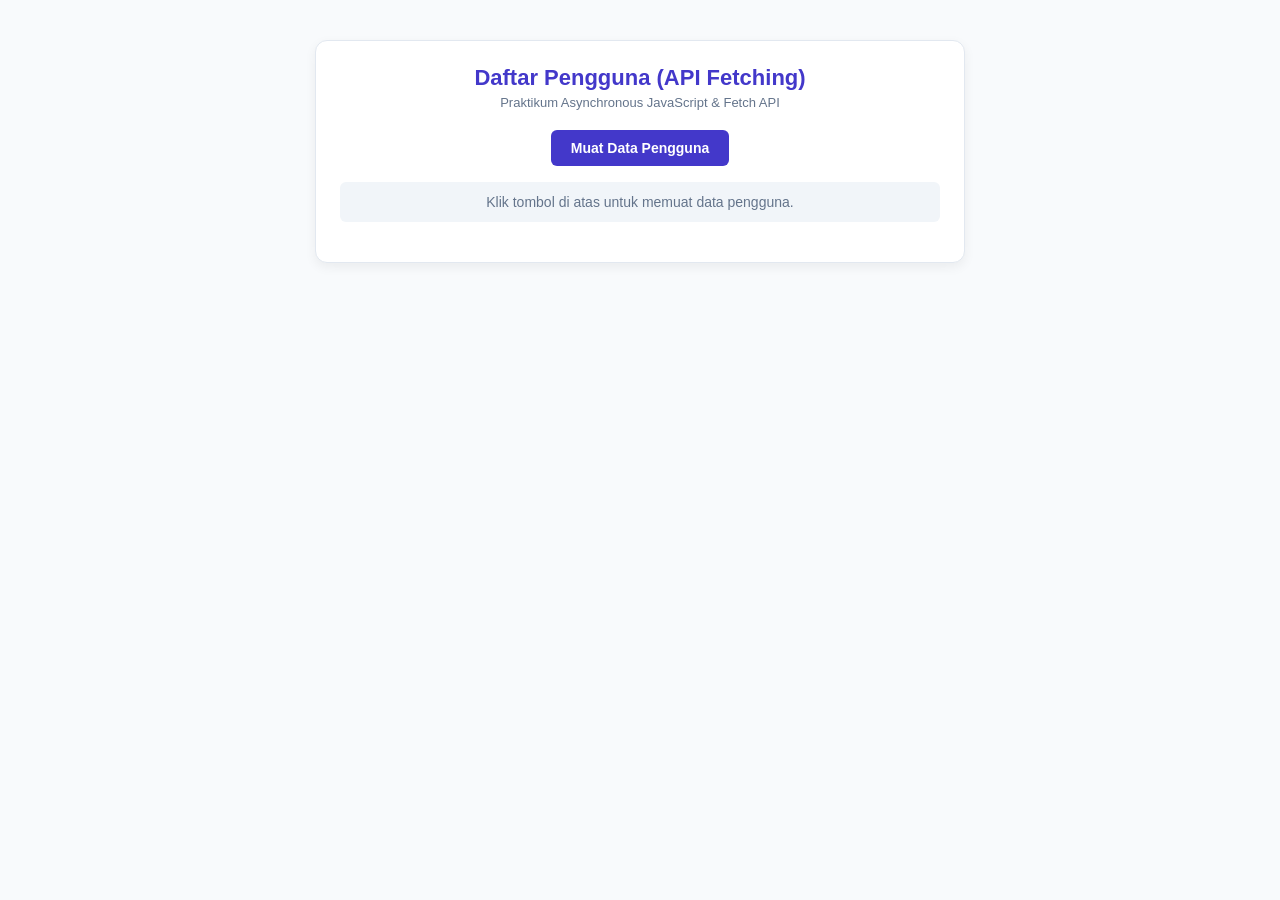
<file: index.html>
<!DOCTYPE html>
<html lang="id">
<head>
  <meta charset="UTF-8">
  <meta name="viewport" content="width=device-width, initial-scale=1.0">
  <title>Modul 6 - User Directory App</title>
  <link rel="stylesheet" href="style.css">
</head>
<body>
  <div class="container">
    <h2>Daftar Pengguna (API Fetching)</h2>
    <p class="subtitle">Praktikum Asynchronous JavaScript & Fetch API</p>
    
    <!-- Tombol Aksi -->
    <div class="actions-bar">
      <button id="btnFetch" class="btn-primary">Muat Data Pengguna</button>
    </div>
    
    <!-- Indikator Status -->
    <div id="statusMessage" class="status-msg">Klik tombol di atas untuk memuat data pengguna.</div>
    
    <!-- Kontainer Kartu Pengguna -->
    <div id="userList" class="user-grid"></div>
  </div>

  <script src="script.js"></script>
</body>
</html>
</file>
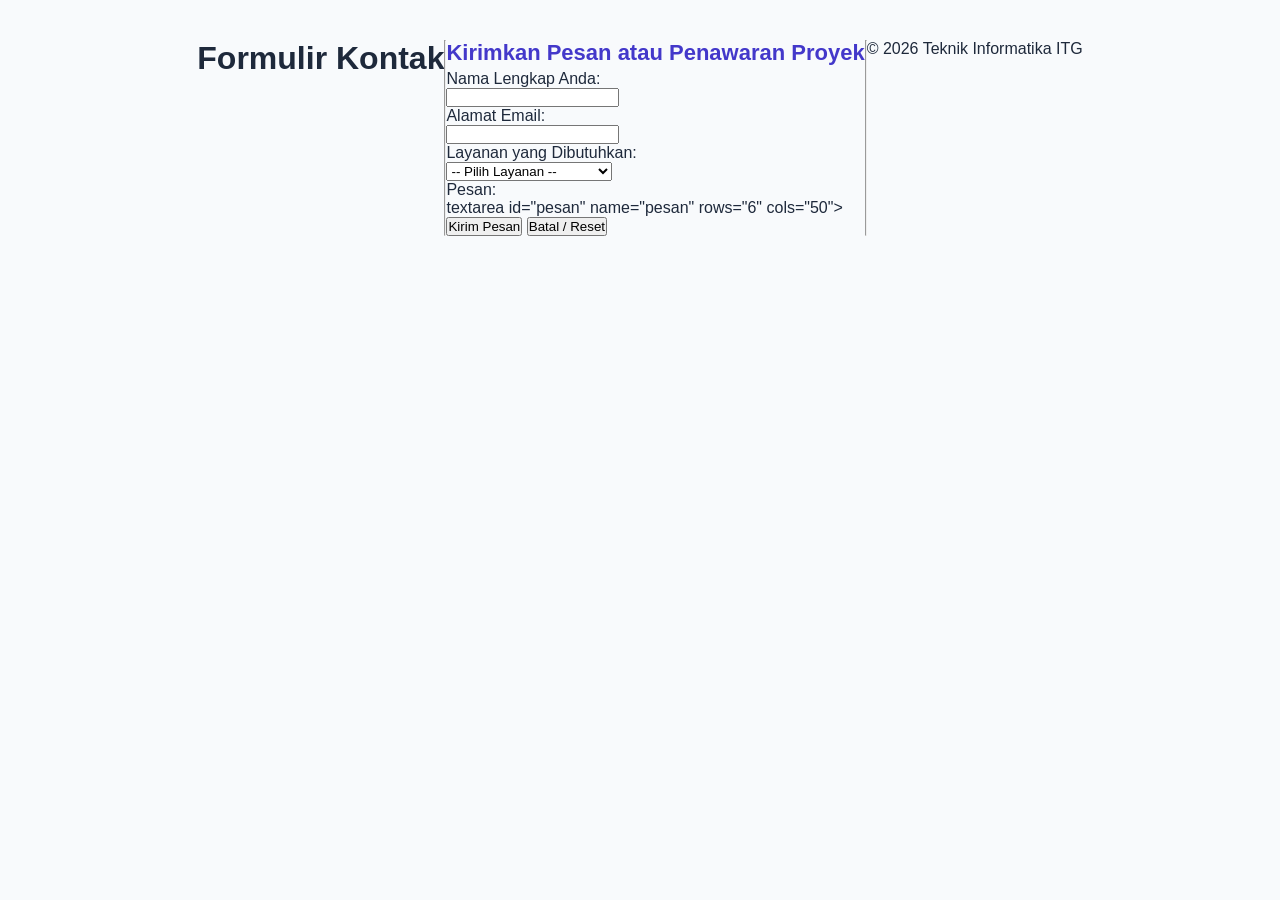
<file: kontak.html>
<!DOCTYPE html>
<html lang="en">
<head>
    <meta charset="UTF-8">
    <meta name="viewport" content="width=device-width, initial-scale=1.0">
    <title>Modul 2 - Form Kontak</title>
    <link rel="stylesheet" href="style.css">
</head>
<body>

    <header>
        <h1>Formulir Kontak</h1>
    </header>

    <hr> 

    <main>
        <section>
            <h2>Kirimkan Pesan atau Penawaran Proyek</h2>
            <form>

                <p>
                    <label for="nama_pengirim">Nama Lengkap Anda:</label><br>
                    <input type="text" id="nama_pengirim" name="nama_pengirim">
                </p>

                <p>
                    <label for="email_pengirim">Alamat Email:</label><br>
                    <input type="email" id="email_pengirim" name="email_pengirim">
                </p>

                <p>
                    <label for="jenis_layanan">Layanan yang Dibutuhkan:</label><br>
                    <select id="jenis_layanan" name="jenis_layanan">
                        <option value="">-- Pilih Layanan --</option>
                        <option value="web">Pembuatan Web</option>
                        <option value="app">Pengembangan Aplikasi</option>
                        <option value="other">Lain-lain</option>
                    </select>
                </p>

                <p>
                    <label for="pesan">Pesan:</label><br>
                    textarea id="pesan" name="pesan" rows="6" cols="50"></textarea>
                </p>

                <p>
                    <button type="submit">Kirim Pesan</button>
                    <button type="reset">Batal / Reset</button>
                </p>
            
            </form>
        </section>
    </main>
    
    <hr>

    <footer>
        <p>&copy; 2026 Teknik Informatika ITG</p>
    </footer>

    
</body>
</html>
</file>
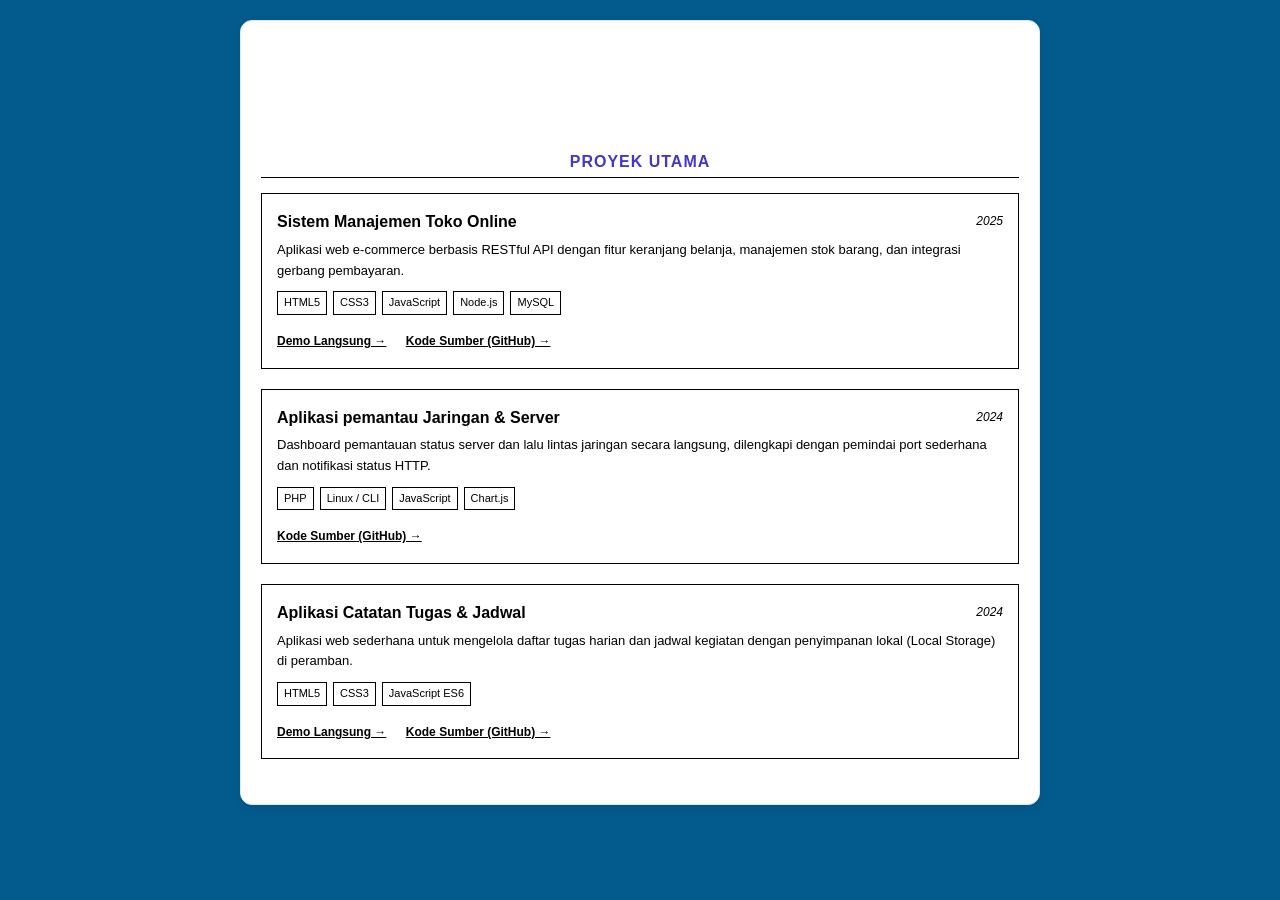
<file: projek.html>
<!DOCTYPE html>
<html lang="id">
<head>
    <meta charset="UTF-8">
    <meta name="viewport" content="width=device-width, initial-scale=1.0">
    <title>Proyek - Nama Anda</title>
    <link rel="stylesheet" href="style.css">
    <style>
        * {
            box-sizing: border-box;
            margin: 0;
            padding: 0;
        }
        body {
            font-family: Arial, Helvetica, sans-serif;
            line-height: 1.6;
            color: #ffffff;
            background-color: #035a8d;
            padding: 20px;
        }
        .container {
            max-width: 800px;
            margin: 0 auto;
            padding: 20px;
        }
        header {
            border-bottom: 2px solid #ffffff;
            padding-bottom: 15px;
            margin-bottom: 25px;
            display: flex;
            justify-content: space-between;
            align-items: flex-end;
        }
        header h1 {
            font-size: 28px;
            text-transform: uppercase;
            letter-spacing: 1px;
        }
        nav a {
            color: #ffffff;
            text-decoration: underline;
            font-size: 14px;
            margin-left: 15px;
        }
        section {
            margin-bottom: 25px;
            color: #000000;
        }
        h2 {
            font-size: 16px;
            text-transform: uppercase;
            letter-spacing: 1px;
            border-bottom: 1px solid #000;
            padding-bottom: 3px;
            margin-bottom: 15px;
        }
        .project-grid {
            display: grid;
            grid-template-columns: 1fr;
            gap: 20px;
        }
        .project-card {
            border: 1px solid #000;
            padding: 15px;
        }
        .project-title {
            font-size: 16px;
            font-weight: bold;
            margin-bottom: 5px;
            display: flex;
            justify-content: space-between;
            align-items: center;
        }
        .project-date {
            font-size: 12px;
            font-weight: normal;
            font-style: italic;
        }
        .project-desc {
            font-size: 13px;
            margin-bottom: 10px;
        }
        .tech-stack {
            display: flex;
            flex-wrap: wrap;
            gap: 6px;
            margin-bottom: 12px;
            list-style: none;
        }
        .tech-stack li {
            border: 1px solid #000;
            padding: 2px 6px;
            font-size: 11px;
        }
        .project-links a {
            color: #000;
            text-decoration: underline;
            font-size: 12px;
            margin-right: 15px;
            font-weight: bold;
        }
    </style>
</head>
<body>

<div class="container">
    <header>
        <div>
            <h1>Daftar Proyek</h1>
            <p style="font-size: 13px;">Portofolio & Hasil Karya Pengembangan Web</p>
        </div>
        <nav>
            <a href="resume.html">Resume</a>
            <a href="index.html">Beranda</a>
        </nav>
    </header>

    <section>
        <h2>Proyek Utama</h2>
        <div class="project-grid">
            
            <!-- Proyek 1 -->
            <div class="project-card">
                <div class="project-title">
                    <span>Sistem Manajemen Toko Online</span>
                    <span class="project-date">2025</span>
                </div>
                <p class="project-desc">
                    Aplikasi web e-commerce berbasis RESTful API dengan fitur keranjang belanja, manajemen stok barang, dan integrasi gerbang pembayaran.
                </p>
                <ul class="tech-stack">
                    <li>HTML5</li>
                    <li>CSS3</li>
                    <li>JavaScript</li>
                    <li>Node.js</li>
                    <li>MySQL</li>
                </ul>
                <div class="project-links">
                    <a href="#" target="_blank">Demo Langsung &rarr;</a>
                    <a href="#" target="_blank">Kode Sumber (GitHub) &rarr;</a>
                </div>
            </div>

            <!-- Proyek 2 -->
            <div class="project-card">
                <div class="project-title">
                    <span>Aplikasi pemantau Jaringan & Server</span>
                    <span class="project-date">2024</span>
                </div>
                <p class="project-desc">
                    Dashboard pemantauan status server dan lalu lintas jaringan secara langsung, dilengkapi dengan pemindai port sederhana dan notifikasi status HTTP.
                </p>
                <ul class="tech-stack">
                    <li>PHP</li>
                    <li>Linux / CLI</li>
                    <li>JavaScript</li>
                    <li>Chart.js</li>
                </ul>
                <div class="project-links">
                    <a href="#" target="_blank">Kode Sumber (GitHub) &rarr;</a>
                </div>
            </div>

            <!-- Proyek 3 -->
            <div class="project-card">
                <div class="project-title">
                    <span>Aplikasi Catatan Tugas & Jadwal</span>
                    <span class="project-date">2024</span>
                </div>
                <p class="project-desc">
                    Aplikasi web sederhana untuk mengelola daftar tugas harian dan jadwal kegiatan dengan penyimpanan lokal (Local Storage) di peramban.
                </p>
                <ul class="tech-stack">
                    <li>HTML5</li>
                    <li>CSS3</li>
                    <li>JavaScript ES6</li>
                </ul>
                <div class="project-links">
                    <a href="#" target="_blank">Demo Langsung &rarr;</a>
                    <a href="#" target="_blank">Kode Sumber (GitHub) &rarr;</a>
                </div>
            </div>

        </div>
    </section>
</div>

</body>
</html>
</file>
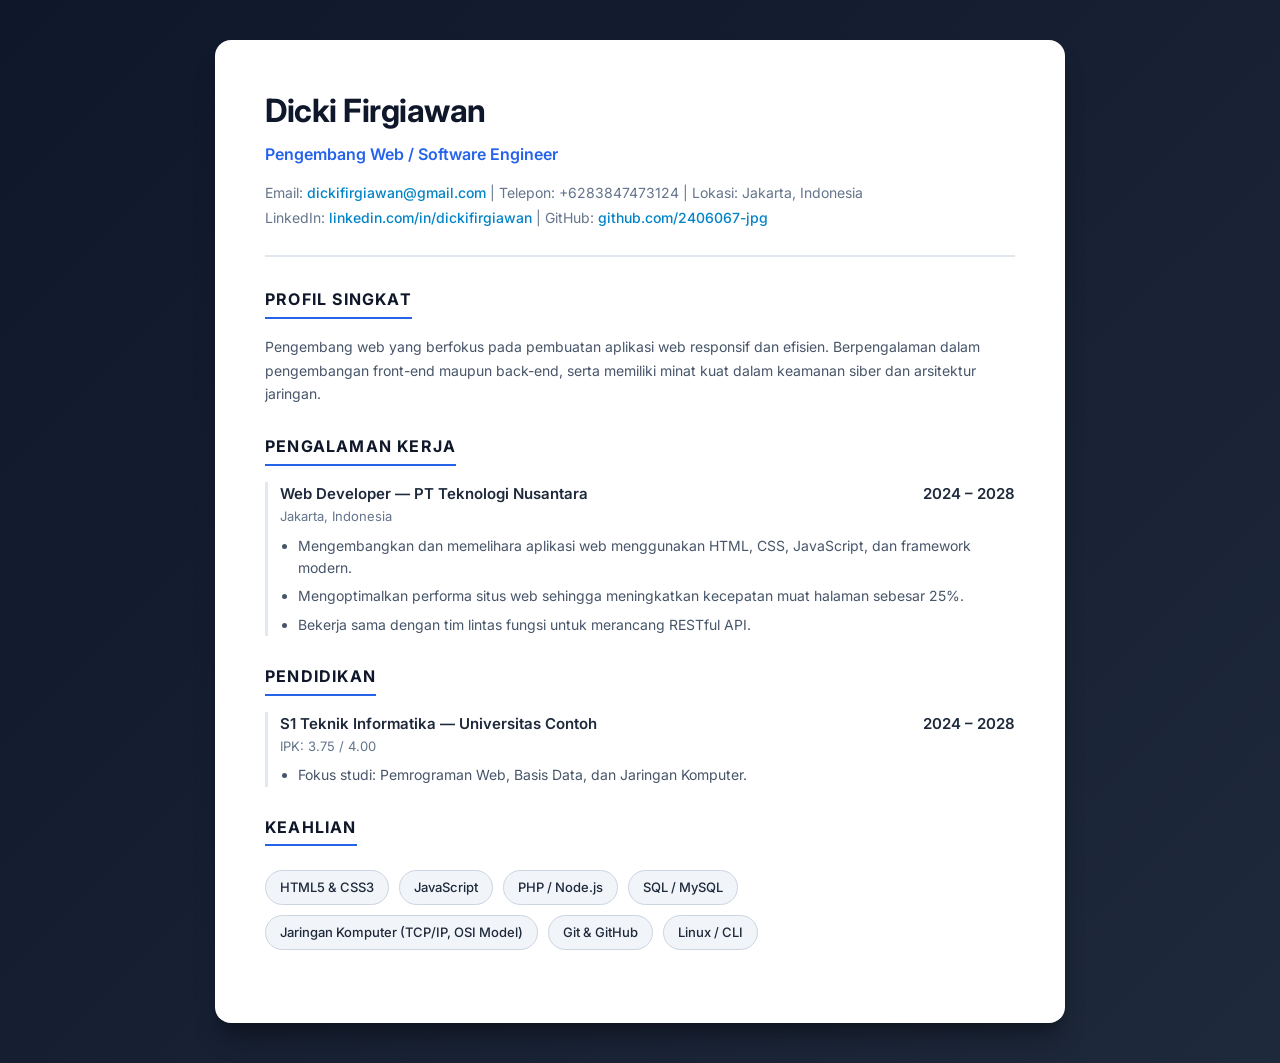
<file: resume.html>
<!DOCTYPE html>
<html lang="id">
<head>
    <meta charset="UTF-8">
    <meta name="viewport" content="width=device-width, initial-scale=1.0">
    <title>Resume - Dicki Firgiawan</title>
    <!-- Google Font Modern -->
    <link href="https://fonts.googleapis.com/css2?family=Inter:wght@300;400;500;600;700&display=swap" rel="stylesheet">
    <style>
        * {
            box-sizing: border-box;
            margin: 0;
            padding: 0;
        }

        body {
            font-family: 'Inter', system-ui, -apple-system, sans-serif;
            line-height: 1.6;
            color: #334155;
            background: linear-gradient(135deg, #0f172a 0%, #1e293b 100%);
            padding: 40px 20px;
            min-height: 100vh;
        }

        .container {
            max-width: 850px;
            margin: 0 auto;
            background-color: #ffffff;
            padding: 45px 50px;
            border-radius: 16px;
            box-shadow: 0 20px 25px -5px rgba(0, 0, 0, 0.3), 0 8px 10px -6px rgba(0, 0, 0, 0.2);
        }

        header {
            border-bottom: 2px solid #e2e8f0;
            padding-bottom: 25px;
            margin-bottom: 30px;
        }

        header h1 {
            font-size: 32px;
            font-weight: 700;
            color: #0f172a;
            letter-spacing: -0.5px;
            margin-bottom: 6px;
            text-transform: capitalize;
        }

        header p {
            font-size: 16px;
            font-weight: 600;
            color: #2563eb;
            margin-bottom: 12px;
        }

        .contact-info {
            font-size: 14px;
            color: #64748b;
            line-height: 1.8;
        }

        .contact-info a {
            color: #0284c7;
            text-decoration: none;
            font-weight: 500;
            transition: color 0.2s;
        }

        .contact-info a:hover {
            color: #0369a1;
            text-decoration: underline;
        }

        section {
            margin-bottom: 28px;
        }

        h2 {
            font-size: 16px;
            font-weight: 700;
            text-transform: uppercase;
            letter-spacing: 1.2px;
            color: #0f172a;
            border-bottom: 2px solid #2563eb;
            display: inline-block;
            padding-bottom: 4px;
            margin-bottom: 16px;
        }

        .bio-text {
            font-size: 14px;
            color: #475569;
            line-height: 1.7;
        }

        .item {
            margin-bottom: 18px;
            padding-left: 12px;
            border-left: 3px solid #e2e8f0;
            transition: border-color 0.2s;
        }

        .item:hover {
            border-left-color: #2563eb;
        }

        .item-header {
            display: flex;
            justify-content: space-between;
            font-weight: 600;
            font-size: 15px;
            color: #1e293b;
        }

        .item-sub {
            font-style: normal;
            font-size: 13px;
            color: #64748b;
            margin-bottom: 8px;
        }

        ul {
            margin-left: 18px;
            font-size: 14px;
            color: #475569;
        }

        li {
            margin-bottom: 6px;
        }

        .skills-list {
            display: flex;
            flex-wrap: wrap;
            gap: 10px;
            list-style: none;
            margin-left: 0;
            margin-top: 8px;
        }

        .skills-list li {
            background-color: #f1f5f9;
            color: #1e293b;
            border: 1px solid #cbd5e1;
            border-radius: 20px;
            padding: 6px 14px;
            font-size: 13px;
            font-weight: 500;
            margin-bottom: 0;
            transition: all 0.2s ease;
        }

        .skills-list li:hover {
            background-color: #2563eb;
            color: #ffffff;
            border-color: #2563eb;
            transform: translateY(-2px);
        }

        @media (max-width: 600px) {
            .container {
                padding: 25px 20px;
            }
            .item-header {
                flex-direction: column;
                gap: 4px;
            }
        }
    </style>
</head>
<body>

<div class="container">
    <header>
        <h1>Dicki Firgiawan</h1>
        <p>Pengembang Web / Software Engineer</p>
        <div class="contact-info">
            Email: <a href="mailto:dickifirgiawan@gmail.com">dickifirgiawan@gmail.com</a> | 
            Telepon: +6283847473124 | 
            Lokasi: Jakarta, Indonesia <br>
            LinkedIn: <a href="https://linkedin.com/in/dickifirgiawan" target="_blank">linkedin.com/in/dickifirgiawan</a> | 
            GitHub: <a href="https://github.com/2406067-jpg" target="_blank">github.com/2406067-jpg</a>
        </div>
    </header>

    <section>
        <h2>Profil Singkat</h2>
        <p class="bio-text">
            Pengembang web yang berfokus pada pembuatan aplikasi web responsif dan efisien. Berpengalaman dalam pengembangan front-end maupun back-end, serta memiliki minat kuat dalam keamanan siber dan arsitektur jaringan.
        </p>
    </section>

    <section>
        <h2>Pengalaman Kerja</h2>
        <div class="item">
            <div class="item-header">
                <span>Web Developer — PT Teknologi Nusantara</span>
                <span>2024 – 2028</span>
            </div>
            <div class="item-sub">Jakarta, Indonesia</div>
            <ul>
                <li>Mengembangkan dan memelihara aplikasi web menggunakan HTML, CSS, JavaScript, dan framework modern.</li>
                <li>Mengoptimalkan performa situs web sehingga meningkatkan kecepatan muat halaman sebesar 25%.</li>
                <li>Bekerja sama dengan tim lintas fungsi untuk merancang RESTful API.</li>
            </ul>
        </div>
    </section>

    <section>
        <h2>Pendidikan</h2>
        <div class="item">
            <div class="item-header">
                <span>S1 Teknik Informatika — Universitas Contoh</span>
                <span>2024 – 2028</span>
            </div>
            <div class="item-sub">IPK: 3.75 / 4.00</div>
            <ul>
                <li>Fokus studi: Pemrograman Web, Basis Data, dan Jaringan Komputer.</li>
            </ul>
        </div>
    </section>

    <section>
        <h2>Keahlian</h2>
        <ul class="skills-list">
            <li>HTML5 & CSS3</li>
            <li>JavaScript</li>
            <li>PHP / Node.js</li>
            <li>SQL / MySQL</li>
            <li>Jaringan Komputer (TCP/IP, OSI Model)</li>
            <li>Git & GitHub</li>
            <li>Linux / CLI</li>
        </ul>
    </section>
</div>

</body>
</html>
</file>
<file: style.css>
* { 
  box-sizing: border-box; 
  margin: 0; 
  padding: 0; 
} 

body {
  font-family: 'Segoe UI', Tahoma, Geneva, Verdana, sans-serif; 
  background-color: #f8fafc; 
  color: #1e293b; 
  padding: 40px 20px; 
  display: flex; 
  justify-content: center;
} 

.container {
  background: #ffffff; 
  width: 100%; 
  max-width: 650px; 
  padding: 24px;
  border-radius: 12px; 
  border: 1px solid #e2e8f0; 
  box-shadow: 0 4px 12px rgba(0,0,0,0.06);
}

h2 { 
  color: #4338ca; 
  text-align: center; 
  margin-bottom: 4px; 
  font-size: 22px; 
} 

.subtitle { 
  color: #64748b; 
  text-align: center; 
  font-size: 13px; 
  margin-bottom: 20px; 
}

.actions-bar { 
  display: flex; 
  justify-content: center; 
  margin-bottom: 16px; 
} 

button.btn-primary {
  background-color: #4338ca; 
  color: white; 
  border: none; 
  padding: 10px 20px; 
  border-radius: 6px; 
  font-weight: bold; 
  cursor: pointer; 
  font-size: 14px; 
  transition: background-color 0.2s;
}

button.btn-primary:hover { 
  background-color: #3730a3; 
} 

button:disabled { 
  background-color: #94a3b8; 
  cursor: not-allowed; 
} 

.status-msg {
  text-align: center; 
  font-size: 14px; 
  color: #64748b; 
  padding: 12px;
  border-radius: 6px; 
  background-color: #f1f5f9; 
  margin-bottom: 16px; 
}

.status-msg.error { 
  background-color: #fef2f2; 
  color: #dc2626; 
  border: 1px solid #fecaca; 
}

.user-grid {
  display: grid; 
  grid-template-columns: repeat(auto-fit, minmax(250px, 1fr));
  gap: 12px; 
}

.user-card {
  background: #ffffff; 
  border: 1px solid #e2e8f0; 
  border-radius: 8px; 
  padding: 14px;
}

.user-name { 
  font-size: 15px; 
  font-weight: bold; 
  color: #0f172a; 
  margin-bottom: 4px; 
} 

.user-email { 
  font-size: 13px; 
  color: #0284c7; 
  margin-bottom: 4px; 
}

.user-company { 
  font-size: 12px; 
  color: #64748b; 
}
</file>
